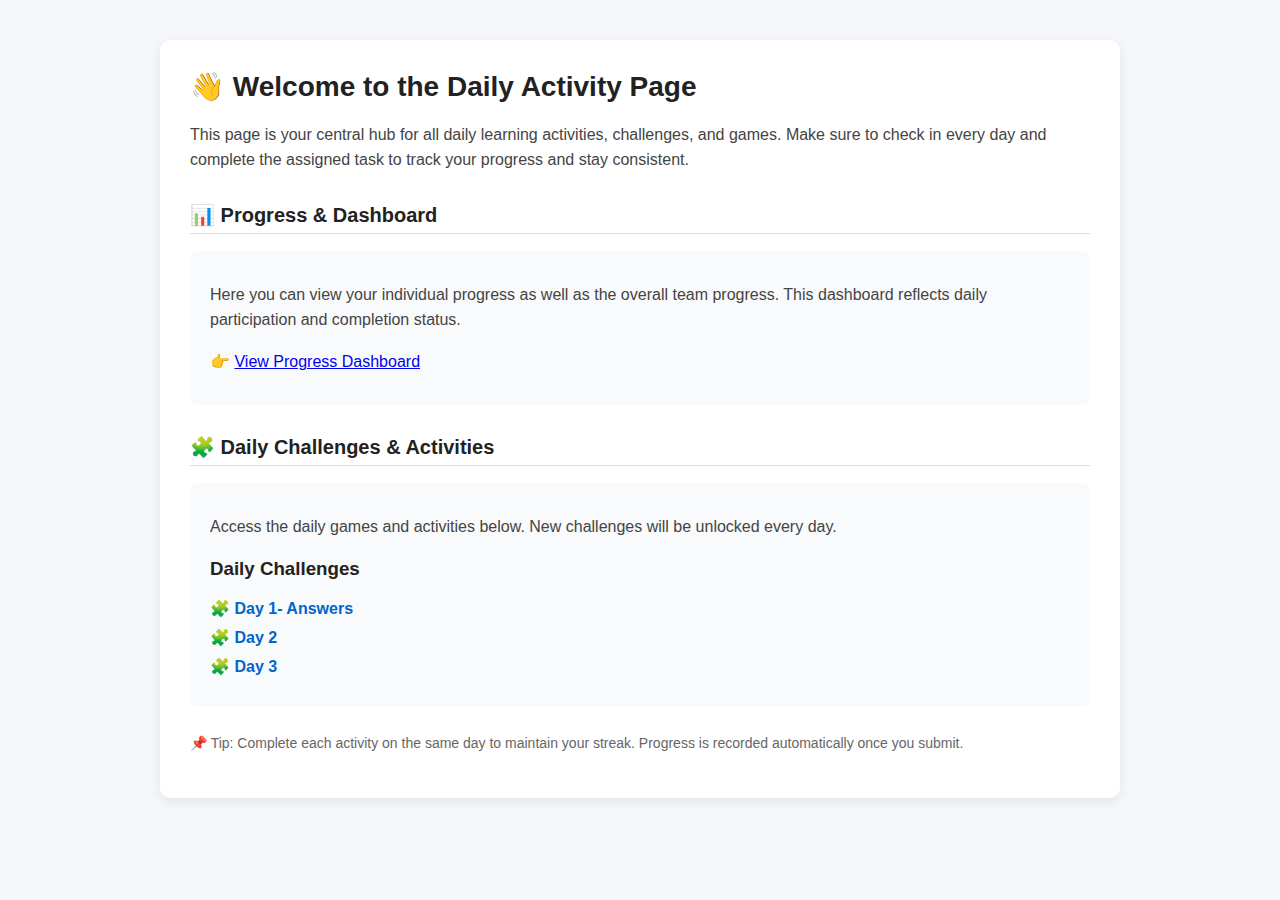
<file: index.html>
<!DOCTYPE html>
<html lang="en">
<head>
  <meta charset="UTF-8" />
  <title>Daily Activity Page</title>
  <meta name="viewport" content="width=device-width, initial-scale=1.0" />

  <style>
    body {
      font-family: Arial, Helvetica, sans-serif;
      background: #f5f7fa;
      margin: 0;
      padding: 0;
      color: #222;
    }

    .container {
      max-width: 900px;
      margin: 40px auto;
      background: #ffffff;
      padding: 30px;
      border-radius: 10px;
      box-shadow: 0 4px 12px rgba(0,0,0,0.08);
    }

    h1 {
      margin-top: 0;
      font-size: 28px;
    }

    h2 {
      margin-top: 30px;
      font-size: 20px;
      border-bottom: 1px solid #ddd;
      padding-bottom: 6px;
    }

    p {
      line-height: 1.6;
      color: #444;
    }

    .card {
      background: #f9fafc;
      padding: 15px 20px;
      border-radius: 8px;
      margin-top: 15px;
    }

    .links ul {
      list-style: none;
      padding-left: 0;
    }

    .links li {
      margin: 10px 0;
    }

    .links a {
      text-decoration: none;
      color: #0066cc;
      font-weight: bold;
    }

    .links a:hover {
      text-decoration: underline;
    }

    .note {
      margin-top: 25px;
      font-size: 14px;
      color: #666;
    }
  </style>
</head>

<body>

  <div class="container">

    <h1>👋 Welcome to the Daily Activity Page</h1>

    <p>
      This page is your central hub for all daily learning activities, challenges,
      and games. Make sure to check in every day and complete the assigned task to
      track your progress and stay consistent.
    </p>

    <h2>📊 Progress & Dashboard</h2>

    <div class="card">
      <p>
        Here you can view your individual progress as well as the overall team progress.
        This dashboard reflects daily participation and completion status.
      </p>

      <p>
        👉 <a href="https://docs.google.com/spreadsheets/d/1ATldUO7WdOqt0LHlcg03YVUMA44eOEosv1TtbAQNQ9o/edit?usp=sharing" target="_blank">View Progress Dashboard</a>
        <!-- Replace # with Google Sheet dashboard link -->
      </p>
    </div>

    <h2>🧩 Daily Challenges & Activities</h2>

    <div class="card links">
      <p>
        Access the daily games and activities below. New challenges will be unlocked
        every day.
      </p>

      <h3>Daily Challenges</h3>

      <ul>
        <li>🧩 <a href="https://nptel-winter-intership-iit-ropar.github.io/DailyActivity/crossword-day1/index.html">Day 1- Answers</a></li>
        <li>🧩 <a href="https://nptel-winter-intership-iit-ropar.github.io/DailyActivity/day2/index.html">Day 2</a></li>
        <li>🧩 <a href="#">Day 3</a></li>
        <!-- Add more days as needed -->
      </ul>
    </div>

    <p class="note">
      📌 Tip: Complete each activity on the same day to maintain your streak.
      Progress is recorded automatically once you submit.
    </p>

  </div>

</body>
</html>
</file>
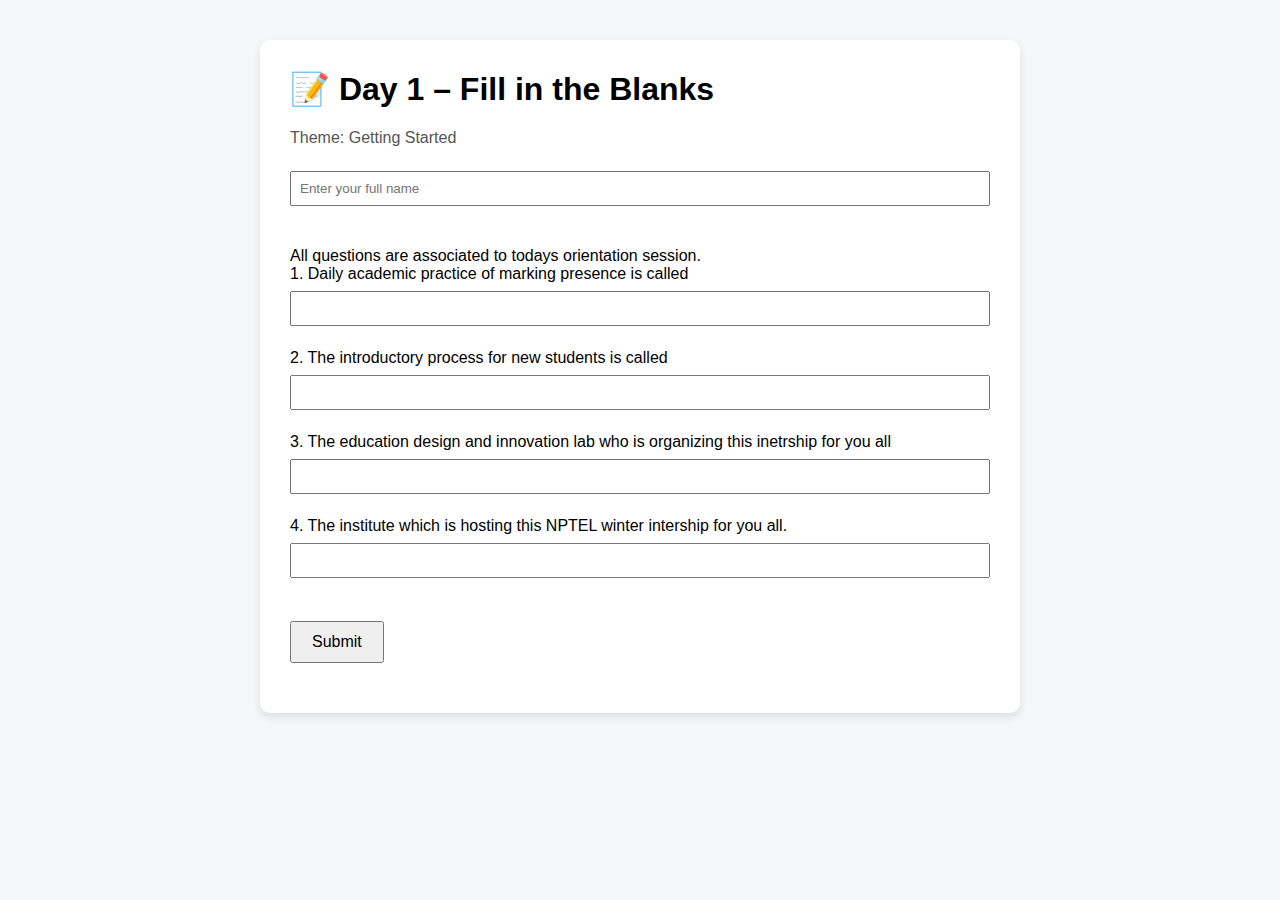
<file: crossword-day1/index.html>
<!DOCTYPE html>
<html lang="en">
<head>
  <meta charset="UTF-8" />
  <title>Day 1 – Fill in the Blanks</title>
  <link rel="stylesheet" href="style.css" />
</head>

<body>
  <div class="container">

    <h1>📝 Day 1 – Fill in the Blanks</h1>
    <p class="subtitle">Theme: Getting Started</p>

    <input
      type="text"
      id="studentName"
      placeholder="Enter your full name"
      required
    />

    <form id="quizForm">

      <div class="question">
      <br>  All questions are associated to todays orientation session.</br>
        1. Daily academic practice of marking presence is called
        <input type="text" data-answer="attendance" />
      </div>

      <div class="question">
        2. The introductory process for new students is called
        <input type="text" data-answer="orientation" />
      </div>

      <div class="question">
        3. The education design and innovation lab who is organizing this inetrship for you all
        <input type="text" data-answer="vicharanashala" />
      </div>

      <div class="question">
        4. The institute which is hosting this NPTEL winter intership for you all.
        <input type="text" data-answer="iit ropar" />
      </div>

      <button type="button" onclick="submitQuiz()">Submit</button>
    </form>

    <p id="result"></p>

  </div>

  <script src="script.js"></script>
</body>
</html>
</file>
<file: crossword-day1/style.css>
body {
  font-family: Arial, sans-serif;
  background: #f5f7fa;
}

.container {
  max-width: 700px;
  margin: 40px auto;
  background: white;
  padding: 30px;
  border-radius: 10px;
  box-shadow: 0 4px 10px rgba(0,0,0,0.1);
}

h1 {
  margin-top: 0;
}

.subtitle {
  color: #555;
}

input[type="text"] {
  padding: 8px;
  margin: 8px 0;
  width: 100%;
  box-sizing: border-box;
}

.question {
  margin: 15px 0;
}

button {
  margin-top: 20px;
  padding: 10px 20px;
  font-size: 16px;
  cursor: pointer;
}

#result {
  margin-top: 20px;
  font-weight: bold;
}
</file>
